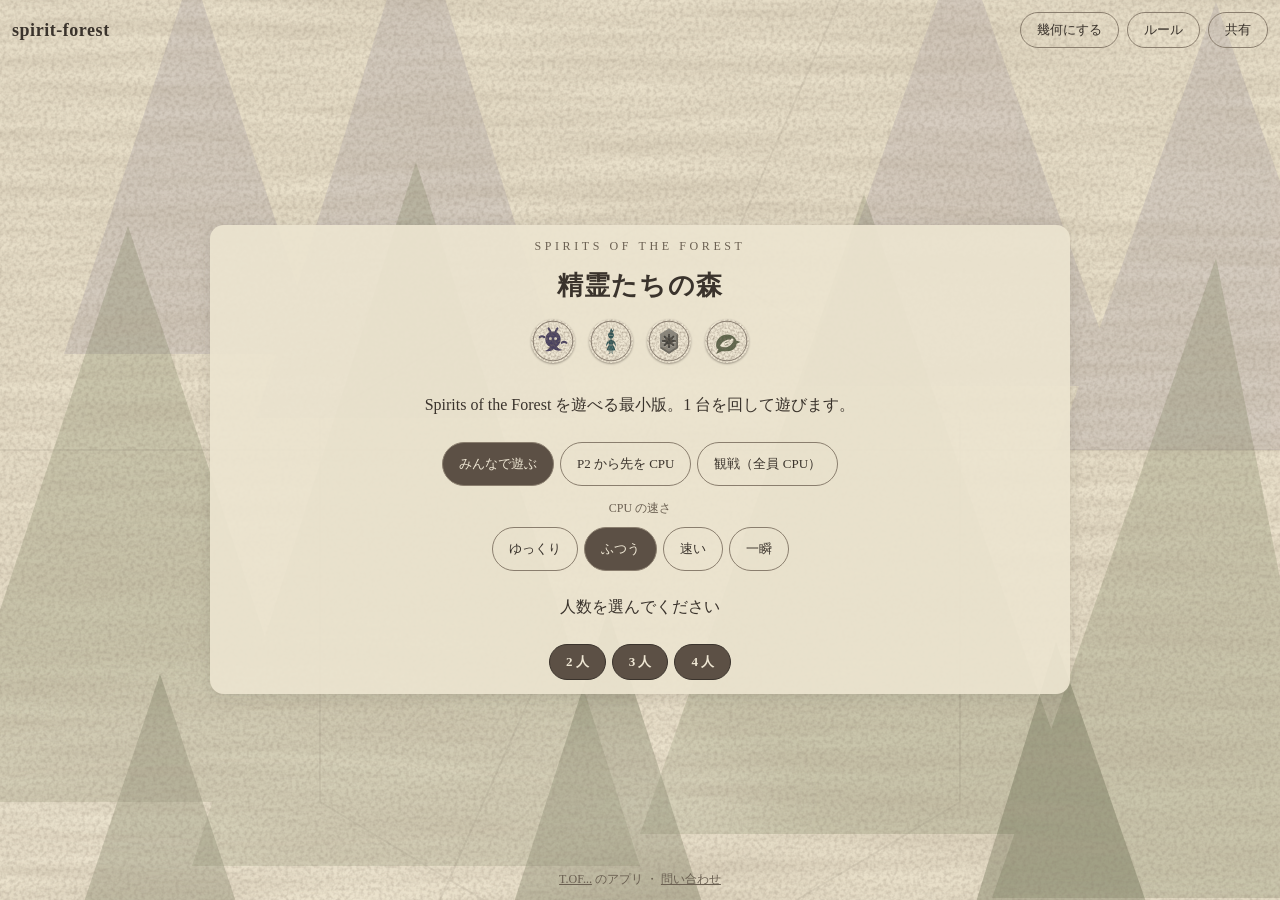
<file: index.html>
<!DOCTYPE html>
<html lang="ja">
<head>
  <meta charset="UTF-8">
  <meta name="viewport" content="width=device-width, initial-scale=1, viewport-fit=cover">
  <meta name="theme-color" content="#E9E0CA">
  <meta name="description" content="Spirits of the Forest を遊べる最小版">
  <title>spirit-forest — 森の精霊ボードゲーム</title>

  <meta property="og:type" content="website">
  <meta property="og:site_name" content="spirit-forest">
  <meta property="og:title" content="spirit-forest — 森の精霊ボードゲーム">
  <meta property="og:description" content="Spirits of the Forest を遊べる最小版">
  <meta property="og:url" content="https://t-of.github.io/spirit-forest/">
  <meta property="og:image" content="https://t-of.github.io/spirit-forest/icons/og.png">
  <meta property="og:image:width" content="1200">
  <meta property="og:image:height" content="630">
  <meta property="og:locale" content="ja_JP">
  <meta name="twitter:card" content="summary_large_image">

  <!-- apple-mobile-web-app-status-bar-style は付けない（black-translucent だと iOS 26 で上部が隠れる） -->
  <meta name="apple-mobile-web-app-capable" content="yes">
  <meta name="mobile-web-app-capable" content="yes">
  <meta name="apple-mobile-web-app-title" content="spirit-forest">
  <link rel="manifest" href="./manifest.webmanifest">
  <link rel="icon" href="./icons/icon.svg" type="image/svg+xml">
  <link rel="icon" type="image/png" sizes="32x32" href="./icons/favicon-32.png">
  <link rel="apple-touch-icon" href="./icons/apple-touch-icon.png">

  <link rel="stylesheet" href="./webapp-kit/webapp-kit.css">
  <link rel="stylesheet" href="./style.css">
</head>
<body>
  <!-- 紙の繊維・粒子のフィルタ。1 回だけ定義し、札・紋章コイン・背景が url(#grain) / url(#fiber) で使い回す -->
  <svg width="0" height="0" style="position:absolute" aria-hidden="true">
    <defs>
      <filter id="grain" x="0" y="0" width="100%" height="100%">
        <feTurbulence type="fractalNoise" baseFrequency="0.85" numOctaves="2" stitchTiles="stitch"/>
        <feColorMatrix type="matrix" values="0 0 0 0 0.24  0 0 0 0 0.19  0 0 0 0 0.14  1.1 0 0 0 -0.42"/>
      </filter>
      <filter id="fiber" x="0" y="0" width="100%" height="100%">
        <feTurbulence type="fractalNoise" baseFrequency="0.012 0.18" numOctaves="3" seed="4"/>
        <feColorMatrix type="matrix" values="0 0 0 0 0.45  0 0 0 0 0.38  0 0 0 0 0.28  0.5 0 0 0 -0.12"/>
      </filter>
      <filter id="mist" x="-20%" y="-20%" width="140%" height="140%">
        <feGaussianBlur stdDeviation="10"/>
      </filter>
    </defs>
  </svg>

  <!-- 森の中の背景: 奥の木立が何層か霞んで重なり、手前に大きな葉、薄い霧がかかる -->
  <div class="forest-bg" aria-hidden="true">
    <svg viewBox="0 0 400 900" preserveAspectRatio="xMidYMid slice">
      <rect width="400" height="900" fill="#E9E0CA"/>
      <!-- 一番奥の木立（紫がかった霞） -->
      <g opacity="0.16" fill="#6E6488">
        <path d="M20 420 L60 300 L100 420 Z"/>
        <path d="M80 440 L130 280 L180 440 Z"/>
        <path d="M250 430 L300 290 L350 430 Z"/>
        <path d="M330 450 L380 310 L430 450 Z"/>
      </g>
      <!-- 中間の木立（苔色） -->
      <g opacity="0.22" fill="#5D6B40">
        <path d="M-20 560 L40 380 L100 560 Z"/>
        <path d="M60 580 L130 360 L200 580 Z"/>
        <path d="M200 570 L270 370 L340 570 Z"/>
        <path d="M310 590 L380 390 L420 590 Z"/>
      </g>
      <!-- 手前の木立（深い緑、もっとも濃い） -->
      <g opacity="0.3" fill="#3C4729">
        <path d="M-30 760 L50 520 L130 760 Z"/>
        <path d="M100 780 L190 500 L280 780 Z"/>
        <path d="M250 770 L330 510 L420 770 Z"/>
      </g>
      <!-- 薄い霧 -->
      <ellipse cx="80" cy="560" rx="160" ry="36" fill="#EFE7D4" opacity="0.3" filter="url(#mist)"/>
      <ellipse cx="320" cy="640" rx="180" ry="40" fill="#EFE7D4" opacity="0.25" filter="url(#mist)"/>
      <!-- 手前の大きな葉 -->
      <path d="M-30 900 C 40 760 120 720 200 620 C 160 760 120 860 -30 900 Z" fill="#3C4729" opacity="0.4"/>
      <path d="M430 900 C 360 800 340 700 390 600 C 420 700 440 800 430 900 Z" fill="#2E5354" opacity="0.3"/>
      <!-- 版画の細線（六角形と斜線）、紙の繊維と粒子 -->
      <path d="M200 380L300 440V560L200 620L100 560V440Z M0 900L400 0 M0 450L400 450" fill="none" stroke="#5C5045" stroke-width="0.6" opacity="0.1"/>
      <rect width="400" height="900" filter="url(#fiber)"/>
      <rect width="400" height="900" filter="url(#grain)" opacity="0.5"/>
    </svg>
  </div>

  <main class="app">
    <header class="bar">
      <h1 class="bar__title">spirit-forest</h1>
      <div class="bar__actions">
        <button class="pill" id="btn-theme" type="button" aria-label="デザインを切り替える">幾何にする</button>
        <button class="pill" id="btn-rules" type="button">ルール</button>
        <button class="pill" data-wak="install" hidden>アプリにする</button>
        <button class="pill" data-wak="share">共有</button>
      </div>
    </header>

    <section class="stage" id="stage">
      <!-- ここにゲーム本体 -->
    </section>

    <dialog id="rules" class="rules" aria-labelledby="rules-title">
      <h2 id="rules-title">ルール</h2>
      <h3>目的</h3>
      <p>森の札を取り合い、12 種のマーク（精霊 9 種・力の源 3 種）のそれぞれで一番多く集めた人が点を取ります。札の下の数字は、その精霊のマークが森全体にいくつあるかです。</p>
      <h3>手番</h3>
      <ol>
        <li>どれかの列の<b>端</b>（左右）の札を 1 枚取る。精霊が 1 体の札なら、続けて<b>同じ精霊の 1 体の札</b>をもう 1 枚取ってもよい（最初の人の最初の手番は 1 枚だけ）。</li>
        <li>原石を 1 回だけ使ってよい。手元にあれば空いた札に<b>置く</b>。手元になければ、森にある自分の原石を<b>動かす</b>。</li>
        <li>「手番終了」で次の人へ。</li>
      </ol>
      <h3>原石</h3>
      <ul>
        <li>はじめに 2 人なら 3 個、3〜4 人なら 2 個持つ。</li>
        <li>原石の乗った札は予約。<b>ほかの人の原石</b>がある札を取るには、自分の原石を 1 個払う（払った原石は除外され、相手の原石は相手に戻る）。</li>
        <li>自分の原石がある札を取ると、原石は手元に戻る。</li>
      </ul>
      <h3>恩恵トークン</h3>
      <ul>
        <li>トークンの乗った札を取るともらえる。持ち主にしか見えない（みんなで遊ぶときは、自分の番に長押しで見る）。</li>
        <li>マークのトークンは、そのマーク 1 つとして数える。「＋」は、除外した原石を 1 個手元に戻せる。</li>
      </ul>
      <h3>得点</h3>
      <ul>
        <li>札がすべてなくなったら終わり。</li>
        <li>マークごとに、一番多い人がその数だけ点を取る（同数なら全員）。2 体の札は 2 つと数える。</li>
        <li>札にそのマークが 1 つもないと −3 点（トークンは数えない）。</li>
        <li>合計が同じなら、取った札が少ない人の勝ち。</li>
      </ul>
      <form method="dialog"><button class="pill pill--main">閉じる</button></form>
    </dialog>

    <footer class="credit">
      <a href="/">T.OF...</a> のアプリ ・ <a href="https://t-of.github.io/contact/">問い合わせ</a>
    </footer>
  </main>

  <script src="./webapp-kit/webapp-kit.js"></script>
  <script type="module" src="./main.js"></script>
</body>
</html>
</file>
<file: webapp-kit/webapp-kit.css>
/*
 * webapp-kit の見た目。色は CSS 変数で上書きできる:
 *   :root { --wak-bg: #fff; --wak-fg: #111; --wak-accent: #0a84ff; }
 */
:root {
  --wak-bg: #12162b;
  --wak-fg: #eef0fa;
  --wak-muted: #9aa0bf;
  --wak-line: rgba(160, 175, 255, 0.18);
  --wak-accent: #4fd6e8;
  --wak-accent-fg: #04111a;
  --wak-radius: 20px;
  --wak-font: inherit;
}

/* スマホのダブルタップ拡大を止める（ピンチは使える）。子にも効く */
html { touch-action: manipulation; }

/* hidden 属性を確実に効かせる（display を指定したボタンでも隠れるように） */
[data-wak][hidden] { display: none !important; }

.wak-guide {
  position: fixed;
  inset: 0;
  z-index: 2147483000;
  display: flex;
  align-items: flex-end;
  justify-content: center;
  padding: 16px 16px max(16px, env(safe-area-inset-bottom));
  background: rgba(0, 0, 0, 0);
  transition: background 0.25s;
  font-family: var(--wak-font);
}
.wak-guide.wak-open { background: rgba(0, 0, 0, 0.5); }
.wak-sheet {
  width: min(420px, 100%);
  padding: 22px 22px 18px;
  border: 1px solid var(--wak-line);
  border-radius: var(--wak-radius);
  background: var(--wak-bg);
  color: var(--wak-fg);
  box-shadow: 0 30px 80px -20px rgba(0, 0, 0, 0.7);
  transform: translateY(24px);
  opacity: 0;
  transition: transform 0.3s cubic-bezier(0.2, 0.8, 0.2, 1), opacity 0.25s;
}
.wak-open .wak-sheet { transform: none; opacity: 1; }
@media (min-width: 700px) {
  .wak-guide { align-items: center; }
}
.wak-title { margin: 0 0 14px; font-size: 18px; font-weight: 700; }
.wak-steps {
  margin: 0;
  padding: 0;
  list-style: none;
  display: grid;
  gap: 12px;
  font-size: 14px;
  line-height: 1.6;
}
.wak-steps li { display: grid; grid-template-columns: 34px 1fr; gap: 12px; align-items: center; }
.wak-steps b { color: var(--wak-fg); }
.wak-steps span:last-child { color: var(--wak-muted); }
.wak-icon {
  width: 34px;
  height: 34px;
  display: grid;
  place-items: center;
  border-radius: 10px;
  background: color-mix(in srgb, var(--wak-accent) 16%, transparent);
  color: var(--wak-accent);
}
.wak-icon svg {
  width: 20px;
  height: 20px;
  fill: none;
  stroke: currentColor;
  stroke-width: 1.8;
  stroke-linecap: round;
  stroke-linejoin: round;
}
.wak-icon circle { fill: currentColor; stroke: none; }
.wak-dot::after { content: ''; width: 6px; height: 6px; border-radius: 50%; background: currentColor; }
.wak-close {
  width: 100%;
  margin-top: 18px;
  padding: 12px;
  border: 0;
  border-radius: 999px;
  background: var(--wak-accent);
  color: var(--wak-accent-fg);
  font: inherit;
  font-size: 15px;
  font-weight: 700;
  cursor: pointer;
}

.wak-toast {
  position: fixed;
  left: 50%;
  bottom: max(24px, calc(env(safe-area-inset-bottom) + 12px));
  z-index: 2147483001;
  padding: 10px 18px;
  border: 1px solid var(--wak-line);
  border-radius: 999px;
  background: var(--wak-bg);
  color: var(--wak-fg);
  font-family: var(--wak-font);
  font-size: 14px;
  box-shadow: 0 12px 30px -10px rgba(0, 0, 0, 0.6);
  transform: translate(-50%, 20px);
  opacity: 0;
  pointer-events: none;
  transition: transform 0.3s cubic-bezier(0.2, 0.8, 0.2, 1), opacity 0.25s;
}
.wak-toast.wak-open { transform: translate(-50%, 0); opacity: 1; }
</file>
<file: style.css>
:root {
  /* 古い紙に刷った版画のような、くすみ色のインク。Claude Design の見本帳どおり */
  --paper: #E9E0CA;
  --paper-dark: #DCD0B2;
  --card: #ECE4D0;
  --ink: #3A332C;
  --ink-soft: #5C5045;
  --ink-faint: #6B6052;
  --line: #8A7E6E;
  --gold: #C9A55A;
  --ivory: #EFE7D4;
  --coin: #EDE5D2;
  --token-bg: #E4D8BC;

  /* 紙の繊維・インクのかすれ（1 枚の SVG フィルタを使い回す） */
  --grain: url("data:image/svg+xml,%3Csvg xmlns='http://www.w3.org/2000/svg' width='160' height='160'%3E%3Cfilter id='n'%3E%3CfeTurbulence type='fractalNoise' baseFrequency='0.85' numOctaves='2' stitchTiles='stitch'/%3E%3CfeColorMatrix type='matrix' values='0 0 0 0 0.24 0 0 0 0 0.19 0 0 0 0 0.14 1.1 0 0 0 -0.42'/%3E%3C/filter%3E%3Crect width='100%25' height='100%25' filter='url(%23n)'/%3E%3C/svg%3E");

  /* 精霊の色は main.js の INFO から流し込まれる（--sp-base / --sp-dark / --sp-light など）。
     ここでは JS 実行前のフォールバックだけ用意しておく。見本帳と同じ 9 系統。 */
  --sp-base: #6E6488; --sp-dark: #4A4260; --sp-light: #9C93B2;
  --br-base: #94697F; --br-dark: #664457; --br-light: #BF9AAB;
  --lv-base: #8C9473; --lv-dark: #5E654B; --lv-light: #B5BC9C;
  --vi-base: #8A8378; --vi-dark: #5D574F; --vi-light: #B3ADA2;
  --dw-base: #4D7C7D; --dw-dark: #2E5354; --dw-light: #7FA6A4;
  --mu-base: #A95F4A; --mu-dark: #743D2F; --mu-light: #CD8D76;
  --fr-base: #9C7650; --fr-dark: #6B4F34; --fr-light: #C4A27C;
  --fl-base: #C0954A; --fl-dark: #8A6630; --fl-light: #DDBD7E;
  --ms-base: #5D6B40; --ms-dark: #3C4729; --ms-light: #8C9A68;
}

* { box-sizing: border-box; }

/* Safari 26 の上下バーの色は html の背景から取られる。body と同じ色にしておく */
html { background-color: var(--paper); -webkit-text-size-adjust: 100%; }
body {
  margin: 0;
  color: var(--ink);
  font-family: 'Hiragino Mincho ProN', 'Yu Mincho', serif;
  -webkit-tap-highlight-color: transparent;
  background-color: var(--paper);
}

/* 森の中の背景。奥の木立（数層、霞む）・手前の大きな葉・薄い霧・版画の細線・紙の繊維とインクのムラ */
.forest-bg {
  position: fixed;
  inset: 0;
  z-index: 0;
  pointer-events: none;
  overflow: hidden;
}
.forest-bg svg { position: absolute; inset: 0; width: 100%; height: 100%; }
.app { position: relative; z-index: 1; }
button { font: inherit; color: inherit; }
[hidden] { display: none !important; }

/* 画面の端に置くものはセーフエリアの分だけ内側に。高さは 100vh ではなく 100dvh */
.app {
  min-height: 100dvh;
  display: flex;
  flex-direction: column;
  padding:
    max(12px, env(safe-area-inset-top))
    max(12px, env(safe-area-inset-right))
    max(12px, env(safe-area-inset-bottom))
    max(12px, env(safe-area-inset-left));
}
.bar { display: flex; align-items: center; justify-content: space-between; gap: 8px; }
.bar__title { margin: 0; font-size: 18px; font-weight: 700; letter-spacing: 0.03em; }
.bar__actions { display: flex; gap: 8px; }
.pill {
  font: inherit;
  border: 1px solid var(--line);
  background: transparent;
  color: var(--ink);
  border-radius: 999px;
  padding: 6px 16px;
  min-height: 36px;
  font-size: 13px;
  cursor: pointer;
}
.stage {
  flex: 1;
  display: grid;
  place-items: center;
  touch-action: manipulation;   /* ダブルタップ拡大を止める */
  user-select: none;
  -webkit-user-select: none;
}
.credit { text-align: center; font-size: 12px; color: var(--ink-faint); }
.credit a { color: inherit; }

/* 全画面のオーバーレイは opacity ではなく display: none で隠す */

/* 文字が森の背景に埋もれないよう、紙の色をやや不透明にした台紙を敷く */
.game, .setup, .result {
  width: 100%; max-width: 860px; display: flex; flex-direction: column; gap: 10px; align-items: stretch;
  background: rgba(236, 228, 208, 0.92);
  border-radius: 14px;
  padding: 14px 10px;
  box-shadow: 0 2px 14px rgba(44, 38, 32, 0.12);
}
.turn-row { display: flex; align-items: center; justify-content: center; gap: 10px; position: relative; }
.turn { margin: 0; font-weight: bold; text-align: center; display: flex; align-items: center; justify-content: center; gap: 6px; }
.back-btn {
  position: absolute; left: 0; top: 50%; transform: translateY(-50%);
  min-width: 44px; min-height: 44px;
  display: inline-flex; align-items: center; justify-content: center;
  padding: 8px 14px;
}
.hint { margin: 2px 0; line-height: 1.3; min-height: 3.9em; display: flex; align-items: center; justify-content: center; font-size: 13px; color: var(--ink-faint); text-align: center; }
.msg { margin: 2px 0; min-height: 2.6em; font-size: 13px; color: var(--ink-soft); text-align: center; display: flex; align-items: center; justify-content: center; gap: 6px; }

/* ---- 森（タイル） ---- */
.forest { display: flex; flex-direction: column; gap: 0; }
.forest-row {
  display: flex;
  gap: 5px;
  overflow-x: auto;
  scroll-snap-type: x proximity;
  padding: 4px 4px 6px; /* 光る縁・影・沈んだ札が列の端で切れないように */
  min-height: 1px; /* 全部取られた行がつぶれても高さが残らない */
}
.forest-row::-webkit-scrollbar { height: 4px; }
.tile.tile--gone { background: none; box-shadow: none; outline: 1px dashed rgba(92, 80, 69, 0.25); outline-offset: -1px; }
.tile.tile--gone::after { display: none; }

/* 札: 2:3 の縦長。container query 単位（cqw/cqh）で、紋章・数字を割合どおりに置く */
.tile {
  position: relative;
  flex: 0 0 auto;
  width: 54px;
  aspect-ratio: 2 / 3;
  container-type: size;
  scroll-snap-align: start;
  border: none;
  border-radius: 6px;
  padding: 0;
  overflow: hidden;
  color: #fff;
  box-shadow: 0 2px 0 rgba(44, 38, 32, 0.28), 0 3px 5px rgba(44, 38, 32, 0.2);
  transition: transform 0.15s ease, filter 0.15s ease, box-shadow 0.15s ease;
}
.tile:disabled { cursor: default; }
.tile__bg { position: absolute; inset: 0; width: 100%; height: 100%; display: block; }
/* シルクスクリーン風のインクムラ・粒子（共通の SVG フィルタを使い回す） */
.tile::after {
  content: '';
  position: absolute; inset: 0;
  background-image: var(--grain);
  background-size: 90px 90px;
  mix-blend-mode: multiply;
  opacity: 0.5;
  pointer-events: none;
}
.tile.dim { filter: brightness(0.85) saturate(0.85); opacity: 0.55; transform: translateY(3px); box-shadow: none; }
.tile.active {
  cursor: pointer;
  box-shadow: 0 0 0 2px var(--gold), 0 0 10px rgba(201, 165, 90, 0.7);
}
@media (prefers-reduced-motion: no-preference) {
  .tile.active { animation: tileGlow 1.8s ease-in-out infinite; }
}
@keyframes tileGlow {
  0%, 100% { box-shadow: 0 0 0 2px var(--gold), 0 2px 6px rgba(201, 165, 90, 0.4); }
  50% { box-shadow: 0 0 0 3px var(--gold), 0 2px 10px rgba(201, 165, 90, 0.65); }
}

/* 紋章: 幅の 35%、中心が高さの 24%（top = 24% - 35%/2 を高さ比に直すと 12.33cqh）、左右の余白は幅の 6% */
.tile__badges {
  position: absolute; top: 12.33cqh; left: 6cqw; right: 6cqw;
  display: flex; justify-content: space-between;
}
.tile__badges.single { justify-content: flex-start; }
.tile__badge {
  width: 35cqw; height: 35cqw; border-radius: 50%;
  background: var(--coin);
  overflow: hidden;
  box-shadow: 0 1px 1.5px rgba(44, 38, 32, 0.5);
  flex-shrink: 0;
}
.tile__badge svg { width: 100%; height: 100%; display: block; }

/* 数字: 高さの 25% の大きさ、中心が 73%（top = 73% - 25%/2 = 60.5cqh） */
.tile__num {
  position: absolute; left: 0; right: 0; top: 60.5cqh;
  text-align: center;
  font-variant-numeric: lining-nums;
  font-weight: 700;
  font-size: 25cqh;
  line-height: 1;
  color: var(--ivory);
  text-shadow: 0 1px 0 rgba(44, 34, 26, 0.65);
}

.tile__gem { position: absolute; bottom: 3cqh; right: 5cqw; width: 20cqw; height: 20cqw; }
.tile__gem--new { animation: gemPop 0.4s ease-out; }
@media (prefers-reduced-motion: reduce) { .tile__gem--new { animation: none; } }
@keyframes gemPop {
  0% { transform: scale(0.3); filter: brightness(1.6); }
  60% { transform: scale(1.3); }
  100% { transform: scale(1); }
}
/* 裏向きの恩恵トークン: アイボリーの輪に、六角形の印 */
.tile__token {
  position: absolute; top: 50%; left: 50%;
  width: 24px; height: 24px; margin: -12px 0 0 -12px;
  border-radius: 50%;
  background: var(--token-bg);
  overflow: hidden;
  box-shadow: 0 1px 3px rgba(44, 38, 32, 0.6);
}
.tile__token svg { width: 100%; height: 100%; display: block; }
/* 恩恵トークン獲得のメッセージに出す小さな紋章コイン */
.coin {
  display: inline-flex; align-items: center; justify-content: center;
  border-radius: 50%; background: var(--coin); overflow: hidden;
  box-shadow: 0 1px 2px rgba(44, 38, 32, 0.4);
  flex-shrink: 0;
}
.coin svg { width: 100%; height: 100%; display: block; }

.row-actions { display: flex; gap: 6px; flex-wrap: wrap; justify-content: center; }
.pill--main { background: var(--ink-soft); color: var(--ivory); font-weight: bold; border-color: var(--ink); }
.pill:disabled { opacity: 0.35; cursor: default; }

/* ---- 集計表 ---- */
.board { width: 100%; border-collapse: collapse; font-size: 12px; }
.board th, .board td { padding: 3px 6px; text-align: center; border-bottom: 1px solid rgba(92, 80, 69, 0.2); }
.board th.cur { text-decoration: underline; }
.board th svg, .board td.cat svg { vertical-align: middle; margin-right: 3px; }
.board td.cat { text-align: left; white-space: nowrap; }
.board td.lead-col { white-space: nowrap; }
.board tr.total td { font-weight: bold; border-top: 2px solid rgba(92, 80, 69, 0.4); }

.dot { display: inline-block; width: 7px; height: 7px; transform: rotate(45deg); margin: 0 1px; box-shadow: 0 0 0 1px rgba(44, 38, 32, 0.4); }

.score-row { animation: scoreIn 0.4s ease both; }
@keyframes scoreIn {
  from { opacity: 0; transform: translateY(4px) scale(0.96); }
  to { opacity: 1; transform: none; }
}

.setup, .result { text-align: center; }
.setup__title { margin: 4px 0 0; font-size: 26px; font-weight: 700; letter-spacing: 0.04em; }
.setup__kicker { margin: 0; font-size: 12px; letter-spacing: 0.3em; color: var(--ink-faint); }
.setup__coins { display: flex; justify-content: center; gap: 14px; margin: 6px 0; }
.setup__coins .coin { width: 44px; height: 44px; }

@media (prefers-reduced-motion: reduce) {
  .tile.active { animation: none; }
  .score-row { animation: none; }
}

/* 森の札は列の幅いっぱい（12 枚）に広げる。画面の高さに 4 段が収まる大きさまで。狭い画面では 54px で横に流す */
.forest { container-type: inline-size; }
.forest .tile { width: max(54px, min(calc((100cqw - 64px) / 12), calc((100dvh - 360px) / 6))); }

/* ---- 手元（マークごとの数と恩恵トークン） ---- */
.hands { display: flex; flex-direction: column; gap: 8px; }
.hand { padding: 6px 8px; border-radius: 8px; border: 1px solid rgba(92, 80, 69, 0.2); }
.hand.cur { border-color: rgba(201, 165, 90, 0.8); background: rgba(201, 165, 90, 0.08); }
.hand__name { margin: 0 0 4px; font-size: 13px; display: flex; align-items: center; gap: 4px; }
.hand__gems { margin-left: auto; font-size: 12px; font-weight: normal; color: var(--ink-faint); }
.hand__tokens { display: flex; flex-wrap: wrap; gap: 6px; margin-top: 6px; font-size: 12px; }
.hand__token { display: inline-flex; align-items: center; gap: 2px; }

/* ---- テスト用 CPU ---- */
.game.cpu-turn .forest, .game.cpu-turn .row-actions, .game.cpu-turn #btn-end, .game.cpu-turn #btn-stop, .game.cpu-turn #btn-skip { pointer-events: none; }
.setup__opt { display: flex; align-items: center; justify-content: center; gap: 8px; min-height: 44px; font-size: 14px; }
.setup__opt input { width: 20px; height: 20px; accent-color: var(--ink-soft); }
.setup__speed { display: flex; flex-wrap: wrap; justify-content: center; gap: 6px; }
.setup__speed .pill { min-height: 44px; }
.pill--on { background: var(--ink-soft); color: var(--ivory); }
.setup__label { margin: 4px 0 0; font-size: 12px; color: var(--ink-faint); }

/* ---- 左 2/3 に森、右 1/3 に各プレイヤーの手札 ---- */
.game {
  max-width: 1600px;
  display: grid;
  grid-template-columns: minmax(0, 2fr) minmax(0, 1fr);
  gap: 12px;
  align-items: start;
}
.game__main { min-width: 0; display: flex; flex-direction: column; gap: 10px; }
.game__side { min-width: 0; }
/* 狭い画面では森を上に全幅で、手札はその下に並べる */
@media (max-width: 699px) {
  .game { grid-template-columns: minmax(0, 1fr); gap: 10px; }
  .hands { display: grid; grid-template-columns: repeat(auto-fit, minmax(280px, 1fr)); }
}

/* 名前の下に、マークごとの数（札＋恩恵トークン）。12 種を 1 列に、いつも同じ並びで出す */
.hand__counts { display: grid; grid-template-columns: repeat(12, minmax(0, 1fr)); gap: 2px; margin: 0 0 6px; }
.hand__count { display: flex; flex-direction: column; align-items: center; justify-content: center; gap: 2px; min-width: 0; font-size: 13px; line-height: 1; font-variant-numeric: tabular-nums; }
/* 紋章の下に数字を置き、紋章は列の幅いっぱい（最大 36px） */
.hand__count .coin { width: 100% !important; height: auto !important; max-width: 36px; aspect-ratio: 1; min-width: 0; }
.hand__count.zero { opacity: 0.4; }
.hand__count.lead b { color: var(--ink); box-shadow: inset 0 -2px 0 var(--gold); }
/* ほかの人の恩恵トークンは裏向き 1 枚 ＋ 枚数だけ */
.hand__token--back .tile__token { position: static; margin: 0; width: 22px; height: 22px; }
/* 自分の恩恵トークン（みんなで遊ぶとき）: 長押ししている間だけ、上に表を出す */
.hand__peek {
  position: relative; font: inherit; font-size: 12px; color: inherit; cursor: pointer;
  min-height: 44px; padding: 4px 8px; border: 1px dashed rgba(92, 80, 69, 0.45); border-radius: 8px; background: transparent;
  touch-action: none; -webkit-user-select: none; user-select: none; -webkit-touch-callout: none;
}
.hand__peek-hint { margin-left: 4px; font-size: 11px; color: var(--ink-faint); }
.hand__peek-faces {
  display: none; position: absolute; left: 0; bottom: calc(100% + 4px); z-index: 20;
  gap: 6px; padding: 6px 8px; white-space: nowrap;
  background: var(--card); border: 1px solid var(--line); border-radius: 8px; box-shadow: 0 4px 12px rgba(44, 38, 32, 0.3);
}
.hand__peek.peeking .hand__peek-faces { display: flex; }

/* ---- ルール ---- */
.rules {
  width: min(560px, calc(100vw - 32px)); max-height: calc(100dvh - 32px);
  border: 1px solid var(--line); border-radius: 12px; padding: 16px 20px;
  background: var(--card); color: var(--ink); font-size: 14px; line-height: 1.6;
}
.rules::backdrop { background: rgba(44, 38, 32, 0.45); }
.rules h2 { margin: 0 0 8px; font-size: 18px; }
.rules h3 { margin: 14px 0 4px; font-size: 15px; }
.rules p, .rules ol, .rules ul { margin: 0; }
.rules ol, .rules ul { padding-left: 1.3em; }
.rules form { margin-top: 16px; text-align: center; }

/* ---- 幾何デザイン（html[data-theme="geo"]）: 生成りの地に点の格子、墨の文字、はっきりした色。粒子・森の背景は消す ---- */
[data-theme="geo"] {
  --paper: #F4EEE1;
  --card: #FBF7EE;
  --ink: #16182B;
  --ink-soft: #16182B;
  --ink-faint: #4A4D63;
  --line: #16182B;
  --gold: #F2B632;
  --ivory: #F4EEE1;
  --coin: #F4EEE1;
  --token-bg: #F4EEE1;
}
[data-theme="geo"] body {
  font-family: 'Avenir Next', 'Helvetica Neue', 'Hiragino Sans', sans-serif;
  background-image: radial-gradient(rgba(22, 24, 43, 0.12) 1.5px, transparent 1.6px);
  background-size: 24px 24px;
}
[data-theme="geo"] .forest-bg,
[data-theme="geo"] .tile::after,
[data-theme="geo"] svg rect[filter] { display: none; }
[data-theme="geo"] .game, [data-theme="geo"] .setup, [data-theme="geo"] .result {
  background: rgba(251, 247, 238, 0.96);
  box-shadow: 0 0 0 2px var(--ink);
}
[data-theme="geo"] .tile { border-radius: 4px; box-shadow: 0 2px 0 var(--ink); }
[data-theme="geo"] .tile__badge { box-shadow: none; }
[data-theme="geo"] .tile__num { text-shadow: none; font-weight: 800; }
[data-theme="geo"] .pill { border-width: 2px; font-weight: 600; }
</file>
